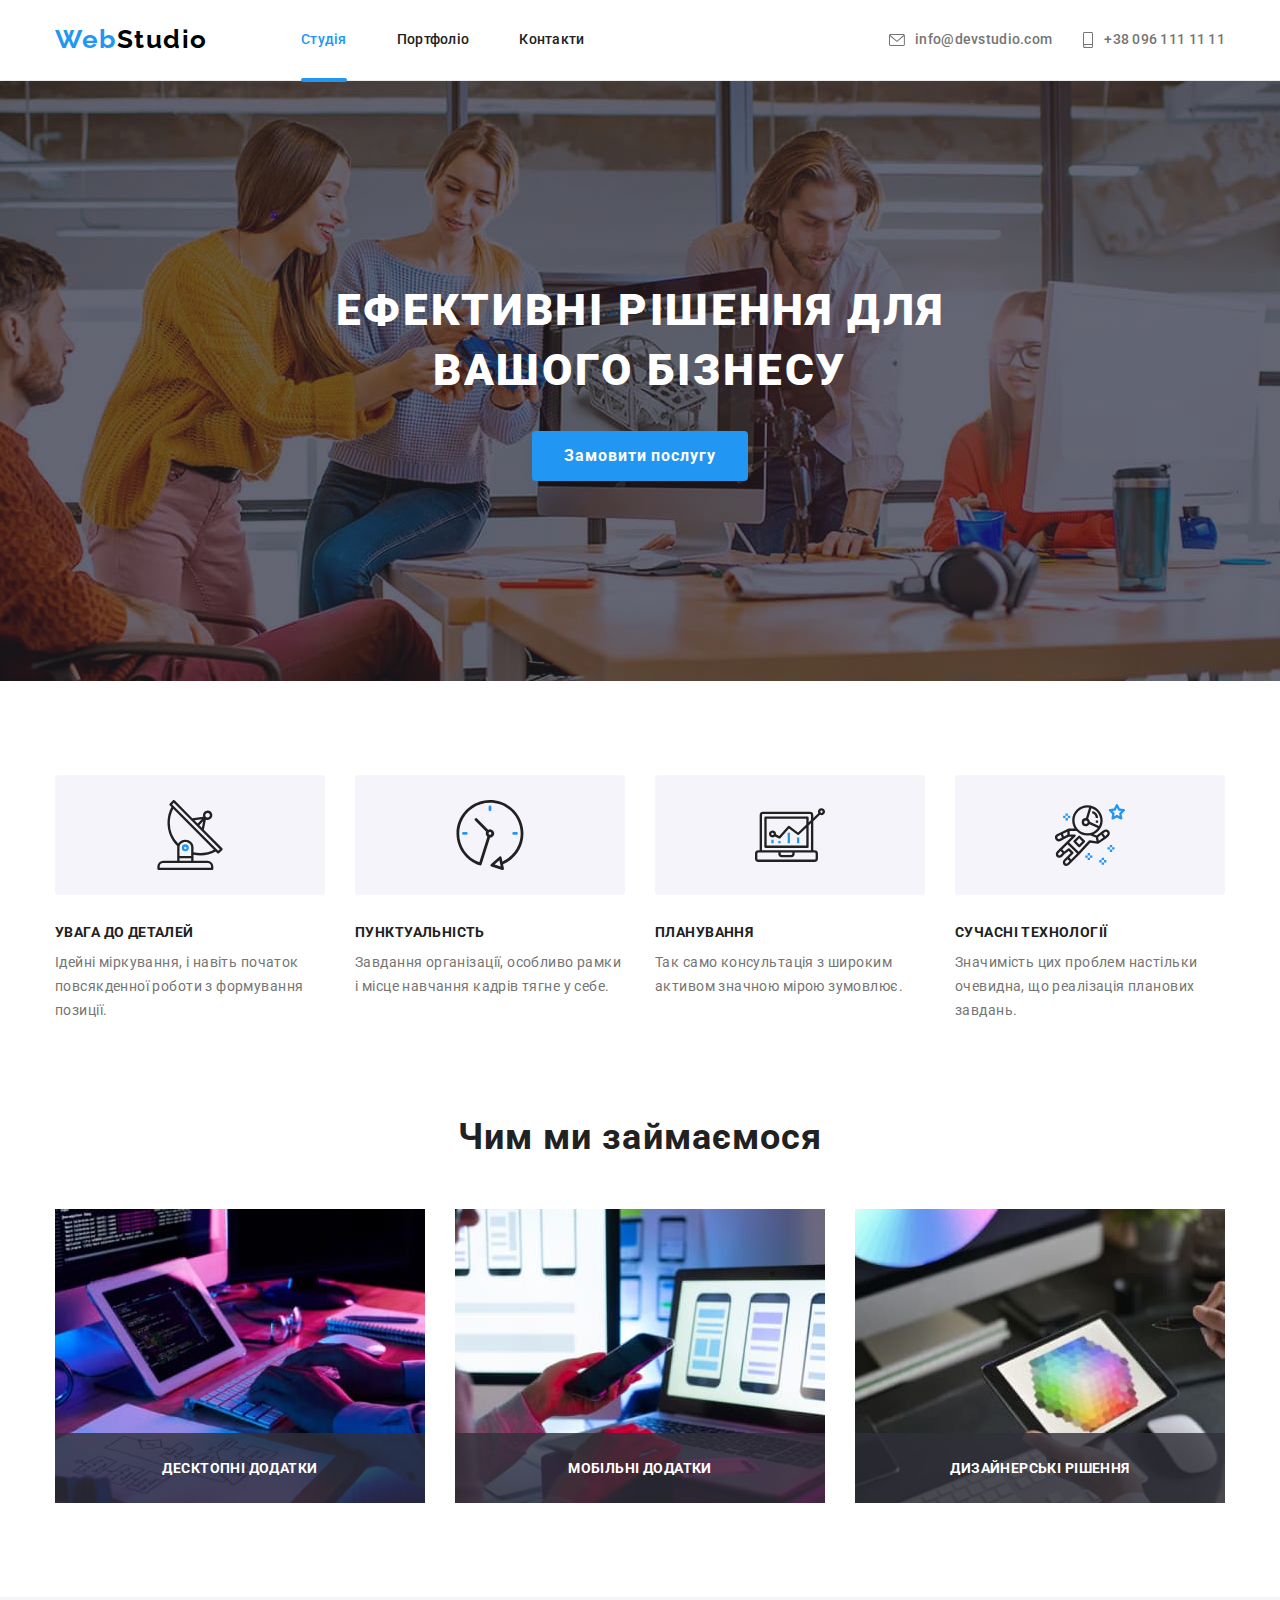
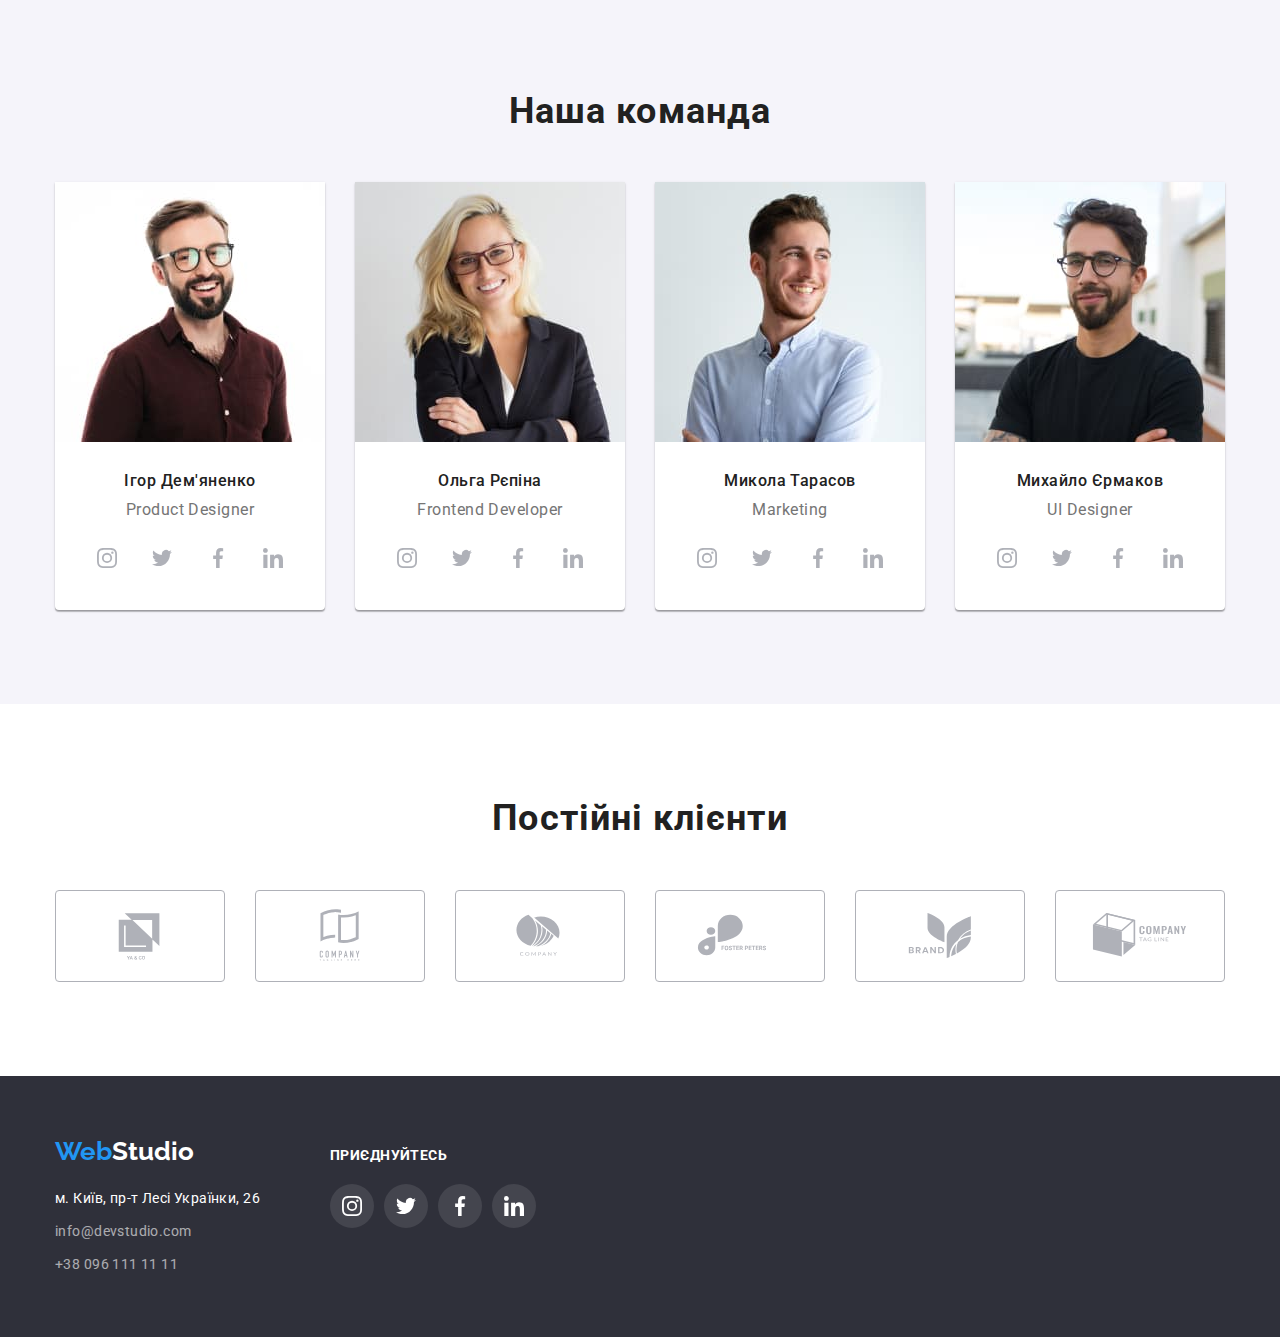
<file: index.html>
<!DOCTYPE html>
<html lang="uk">

<head>
    <meta charset="UTF-8">
    <meta http-equiv="X-UA-Compatible" content="IE=edge">
    <meta name="viewport" content="width=device-width, initial-scale=1.0">
    <title>WebStudio</title>
    <link rel="stylesheet" href="https://cdn.jsdelivr.net/npm/modern-normalize@1.1.0/modern-normalize.css">
    <link rel="preconnect" href="https://fonts.googleapis.com">
    <link rel="preconnect" href="https://fonts.gstatic.com" crossorigin>
    <link
        href="https://fonts.googleapis.com/css2?family=Raleway:wght@700&family=Roboto:wght@400;500;700;900&display=swap"
        rel="stylesheet">
    <link rel="stylesheet" href="./css/styles.css">
    <link rel="stylesheet" href="./css/main.css">
    <link rel="stylesheet" href="./css/modal.css">
</head>

<body>
    <header class="header">
        <div class="container">
            <div class="nav-block">
                <a class="logo-text" href="./index.html"><span class="logo-accent">Web</span>Studio</a>
                <nav>
                    <ul class="nav-list">
                        <li>
                            <a class="navigation active-nav" href="./index.html">Студія</a>
                        </li>
                        <li>
                            <a class="navigation" href="./portfolio.html" target="_self"
                                rel="noopener noreferrer nofollow">Портфоліо</a>
                        </li>
                        <li><a class="navigation" href="">Контакти</a></li>
                    </ul>
                </nav>
                <ul class="contact-list">
                    <li>
                        <a class="contact" href="mailto:info@devstudio.com">
                            <svg class="contact-icon" height="12" width="16">
                                <use href="./img/icons.svg#icon-envelope"></use>
                            </svg>
                            <p>info@devstudio.com</p>
                        </a>
                    </li>
                    <li>
                        <a class="contact" href="tel:+380961111111">
                            <svg class="contact-icon" height="16" width="12">
                                <use href="./img/icons.svg#icon-smartphone"></use>
                            </svg>
                            <p>+38 096 111 11 11</p>
                        </a>
                    </li>
                </ul>
            </div>
        </div>
    </header>
    <main>
        <section class="hero-section overlay">
            <div class="container">
                <h1 class="hero-text">Ефективні рішення для вашого бізнесу</h1>
                <button data-modal-open class="hero-btn" type="button">Замовити послугу</button>
            </div>
        </section>
        <section class="benefits">
            <div class="container">
                <h2 class="visually-hidden">О нас</h2>
                <ul class="benefits-list-container">
                    <li class="benefits-item">
                        <div class="benefits-icon">
                            <svg width="70" height="70">
                                <use href="./img/icons.svg#icon-antenna"></use>
                            </svg>
                        </div>
                        <h3 class=" benefits-list-title">Увага до деталей</h3>
                        <p class="benefits-text">Ідейні міркування, і навіть початок повсякденної роботи з
                            формування позиції.</p>
                    </li>
                    <li class="benefits-item">
                        <div class="benefits-icon">
                            <svg width="70" height="70">
                                <use href="./img/icons.svg#icon-clock"></use>
                            </svg>
                        </div>
                        <h3 class=" benefits-list-title">Пунктуальність</h3>
                        <p class="benefits-text">Завдання організації, особливо рамки і місце навчання
                            кадрів тягне у себе.
                        </p>
                    </li>
                    <li class="benefits-item">
                        <div class="benefits-icon">
                            <svg width="70" height="70">
                                <use href="./img/icons.svg#icon-diagram"></use>
                            </svg>
                        </div>
                        <h3 class=" benefits-list-title">Планування</h3>
                        <p class="benefits-text">Так само консультація з широким активом значною мірою зумовлює.</p>
                    </li>
                    <li class="benefits-item">
                        <div class="benefits-icon">
                            <svg width="70" height="70">
                                <use href="./img/icons.svg#icon-astronaut"></use>
                            </svg>
                        </div>
                        <h3 class=" benefits-list-title">Сучасні технології</h3>
                        <p class="benefits-text">Значимість цих проблем настільки очевидна, що реалізація
                            планових завдань.
                        </p>
                    </li>
                </ul>
            </div>
        </section>
        <section class="actions">
            <div class="container">
                <h2 class="action-title">Чим ми займаємося</h2>
                <ul class="action-list">
                    <li>
                        <div class="action-card">
                            <img src="./img/computer.jpg" alt="Людина друкує на клавіатурі" width="370">
                            <p class="action-text">Десктопні додатки</p>
                        </div>
                    </li>
                    <li>
                        <div class="action-card">
                            <img src="./img/laptop.jpg" alt="Людина працює за ноутбуком" width="370">
                            <p class="action-text">Мобільні додатки</p>
                        </div>
                    </li>
                    <li>
                        <div class="action-card">
                            <img src="./img/tablet.jpg" alt="Планшет" width="370">
                            <p class="action-text">Дизайнерські рішення</p>
                        </div>
                    </li>
                </ul>
            </div>
        </section>
        <section class="team">
            <div class="container">
                <h2 class="team-title">Наша команда</h2>
                <ul class="team-list">
                    <li class="person">
                        <img src="./img/manthree.jpg" alt="Ігор Дем'яненко" width="270">
                        <div class="person-info">
                            <h3 class="team-list-title">Ігор Дем'яненко</h3>
                            <p class="team-list-text">Product Designer</p>
                            <ul class="networks">
                                <li>
                                    <a href="" class="network-item">
                                        <svg class="network-icon" width="20" height="20">
                                            <use href="./img/icons.svg#icon-instagram"></use>
                                        </svg>
                                    </a>
                                </li>
                                <li>
                                    <a href="" class="network-item">
                                        <svg class="network-icon" width="20" height="20">
                                            <use href="./img/icons.svg#icon-twitter"></use>
                                        </svg>
                                    </a>
                                </li>
                                <li>
                                    <a href="" class="network-item">
                                        <svg class="network-icon" width="20" height="20">
                                            <use href="./img/icons.svg#icon-facebook"></use>
                                        </svg>
                                    </a>
                                </li>
                                <li>
                                    <a href="" class="network-item">
                                        <svg class="network-icon" width="20" height="20">
                                            <use href="./img/icons.svg#icon-linkedin"></use>
                                        </svg>
                                    </a>
                                </li>
                            </ul>
                        </div>
                    </li>
                    <li class="person">
                        <img src="./img/woman.jpg" alt="Ольга Рєпіна" width="270">
                        <div class="person-info">
                            <h3 class="team-list-title">Ольга Рєпіна</h3>
                            <p class="team-list-text">Frontend Developer</p>
                            <ul class="networks">
                                <li>
                                    <a href="" class="network-item">
                                        <svg class="network-icon" width="20" height="20">
                                            <use href="./img/icons.svg#icon-instagram"></use>
                                        </svg>
                                    </a>
                                </li>
                                <li>
                                    <a href="" class="network-item">
                                        <svg class="network-icon" width="20" height="20">
                                            <use href="./img/icons.svg#icon-twitter"></use>
                                        </svg>
                                    </a>
                                </li>
                                <li>
                                    <a href="" class="network-item">
                                        <svg class="network-icon" width="20" height="20">
                                            <use href="./img/icons.svg#icon-facebook"></use>
                                        </svg>
                                    </a>
                                </li>
                                <li>
                                    <a href="" class="network-item">
                                        <svg class="network-icon" width="20" height="20">
                                            <use href="./img/icons.svg#icon-linkedin"></use>
                                        </svg>
                                    </a>
                                </li>
                            </ul>
                        </div>
                    </li>
                    <li class="person">
                        <img src="./img/manone.jpg" alt="Микола Тарасов" width="270">
                        <div class="person-info">
                            <h3 class="team-list-title">Микола Тарасов</h3>
                            <p class="team-list-text">Marketing</p>
                            <ul class="networks">
                                <li>
                                    <a href="" class="network-item">
                                        <svg class="network-icon" width="20" height="20">
                                            <use href="./img/icons.svg#icon-instagram"></use>
                                        </svg>
                                    </a>
                                </li>
                                <li>
                                    <a href="" class="network-item">
                                        <svg class="network-icon" width="20" height="20">
                                            <use href="./img/icons.svg#icon-twitter"></use>
                                        </svg>
                                    </a>
                                </li>
                                <li>
                                    <a href="" class="network-item">
                                        <svg class="network-icon" width="20" height="20">
                                            <use href="./img/icons.svg#icon-facebook"></use>
                                        </svg>
                                    </a>
                                </li>
                                <li>
                                    <a href="" class="network-item">
                                        <svg class="network-icon" width="20" height="20">
                                            <use href="./img/icons.svg#icon-linkedin"></use>
                                        </svg>
                                    </a>
                                </li>
                            </ul>
                        </div>
                    </li>
                    <li class="person">
                        <img src="./img/mantwo.jpg" alt="Михайло Єрмаков" width="270">
                        <div class="person-info">
                            <h3 class="team-list-title">Михайло Єрмаков</h3>
                            <p class="team-list-text">UI Designer</p>
                            <ul class="networks">
                                <li>
                                    <a href="" class="network-item">
                                        <svg class="network-icon" width="20" height="20">
                                            <use href="./img/icons.svg#icon-instagram"></use>
                                        </svg>
                                    </a>
                                </li>
                                <li>
                                    <a href="" class="network-item">
                                        <svg class="network-icon" width="20" height="20">
                                            <use href="./img/icons.svg#icon-twitter"></use>
                                        </svg>
                                    </a>
                                </li>
                                <li>
                                    <a href="" class="network-item">
                                        <svg class="network-icon" width="20" height="20">
                                            <use href="./img/icons.svg#icon-facebook"></use>
                                        </svg>
                                    </a>
                                </li>
                                <li>
                                    <a href="" class="network-item">
                                        <svg class="network-icon" width="20" height="20">
                                            <use href="./img/icons.svg#icon-linkedin"></use>
                                        </svg>
                                    </a>
                                </li>
                            </ul>
                        </div>
                    </li>
                </ul>
            </div>
        </section>
        <section class="customer">
            <div class="container">
                <h2 class="customer-title">Постійні клієнти</h2>
                <ul class="customer-list">
                    <li>
                        <a href="" class="customer-link">
                            <svg class="customer-icon" width="106" height="60">
                                <use href="./img/icons.svg#icon-yaco"></use>
                            </svg>
                        </a>
                    </li>
                    <li>
                        <a href="" class="customer-link">
                            <svg class="customer-icon" width="106" height="60">
                                <use href="./img/icons.svg#icon-book"></use>
                            </svg>
                        </a>
                    </li>
                    <li>
                        <a href="" class="customer-link">
                            <svg class="customer-icon" width="106" height="60">
                                <use href="./img/icons.svg#icon-company"></use>
                            </svg>
                        </a>
                    </li>
                    <li>
                        <a href="" class="customer-link">
                            <svg class="customer-icon" width="106" height="60">
                                <use href="./img/icons.svg#icon-foster"></use>
                            </svg>
                        </a>
                    </li>
                    <li>
                        <a href="" class="customer-link">
                            <svg class="customer-icon" width="106" height="60">
                                <use href="./img/icons.svg#icon-brand"></use>
                            </svg>
                        </a>
                    </li>
                    <li>
                        <a href="" class="customer-link">
                            <svg class="customer-icon" width="106" height="60">
                                <use href="./img/icons.svg#icon-tag-line"></use>
                            </svg>
                        </a>
                    </li>
                </ul>
            </div>
        </section>
    </main>
    <footer class="footer">
        <div class="container">
            <div class="footer-container">
                <div class="left">
                    <a class="footer-logo" href="./index.html"><span class="logo-accent">Web</span>Studio</a>
                    <address>
                        <ul>
                            <li class="footer-list-item">
                                <a class="footer-list-link" href="https://goo.gl/maps/CPtrU1FHBa2aNyZL9" target="_blank"
                                    rel="noopener noreferrer nofollow">м. Київ, пр-т Лесі Українки, 26</a>
                            </li>

                            <li class="footer-list-item">
                                <a class="footer-contact footer-list-link"
                                    href="mailto:info@devstudio.com">info@devstudio.com</a>
                            </li>
                            <li class="footer-list-item">
                                <a class="footer-contact footer-list-link" href="tel:+380961111111">+38 096 111 11
                                    11</a>
                            </li>
                        </ul>
                    </address>
                </div>
                <div>
                    <p class="join-title">Приєднуйтесь</p>
                    <ul class="join-list">
                        <li>
                            <a href="" class="join-link">
                                <svg class="join-icon" width="20" height="20">
                                    <use href="./img/icons.svg#icon-instagram"></use>
                                </svg>
                            </a>
                        </li>
                        <li>
                            <a href="" class="join-link">
                                <svg class="join-icon" width="20" height="20">
                                    <use href="./img/icons.svg#icon-twitter"></use>
                                </svg>
                            </a>
                        </li>
                        <li>
                            <a href="" class="join-link">
                                <svg class="join-icon" width="20" height="20">
                                    <use href="./img/icons.svg#icon-facebook"></use>
                                </svg>
                            </a>
                        </li>
                        <li>
                            <a href="" class="join-link">
                                <svg class="join-icon" width="20" height="20">
                                    <use href="./img/icons.svg#icon-linkedin"></use>
                                </svg>
                            </a>
                        </li>
                    </ul>
                </div>
            </div>
        </div>
    </footer>

    <div class="backdrop is-hidden" data-modal>
        <div class="modal">
            <button data-modal-close type="button" class="close-modal">
                <svg class="close-icon" height="18" width="18">
                    <use href="./img/icons.svg#icon-close"></use>
                </svg>
            </button>
        </div>
    </div>

    <script src="./js/modal.js"></script>


    <script>
        const { height: pageHeaderHeight } = document
            .querySelector(".header")
            .getBoundingClientRect();
        document.body.style.paddingTop = `${pageHeaderHeight}px`;

    </script>
</body>

</html>
</file>
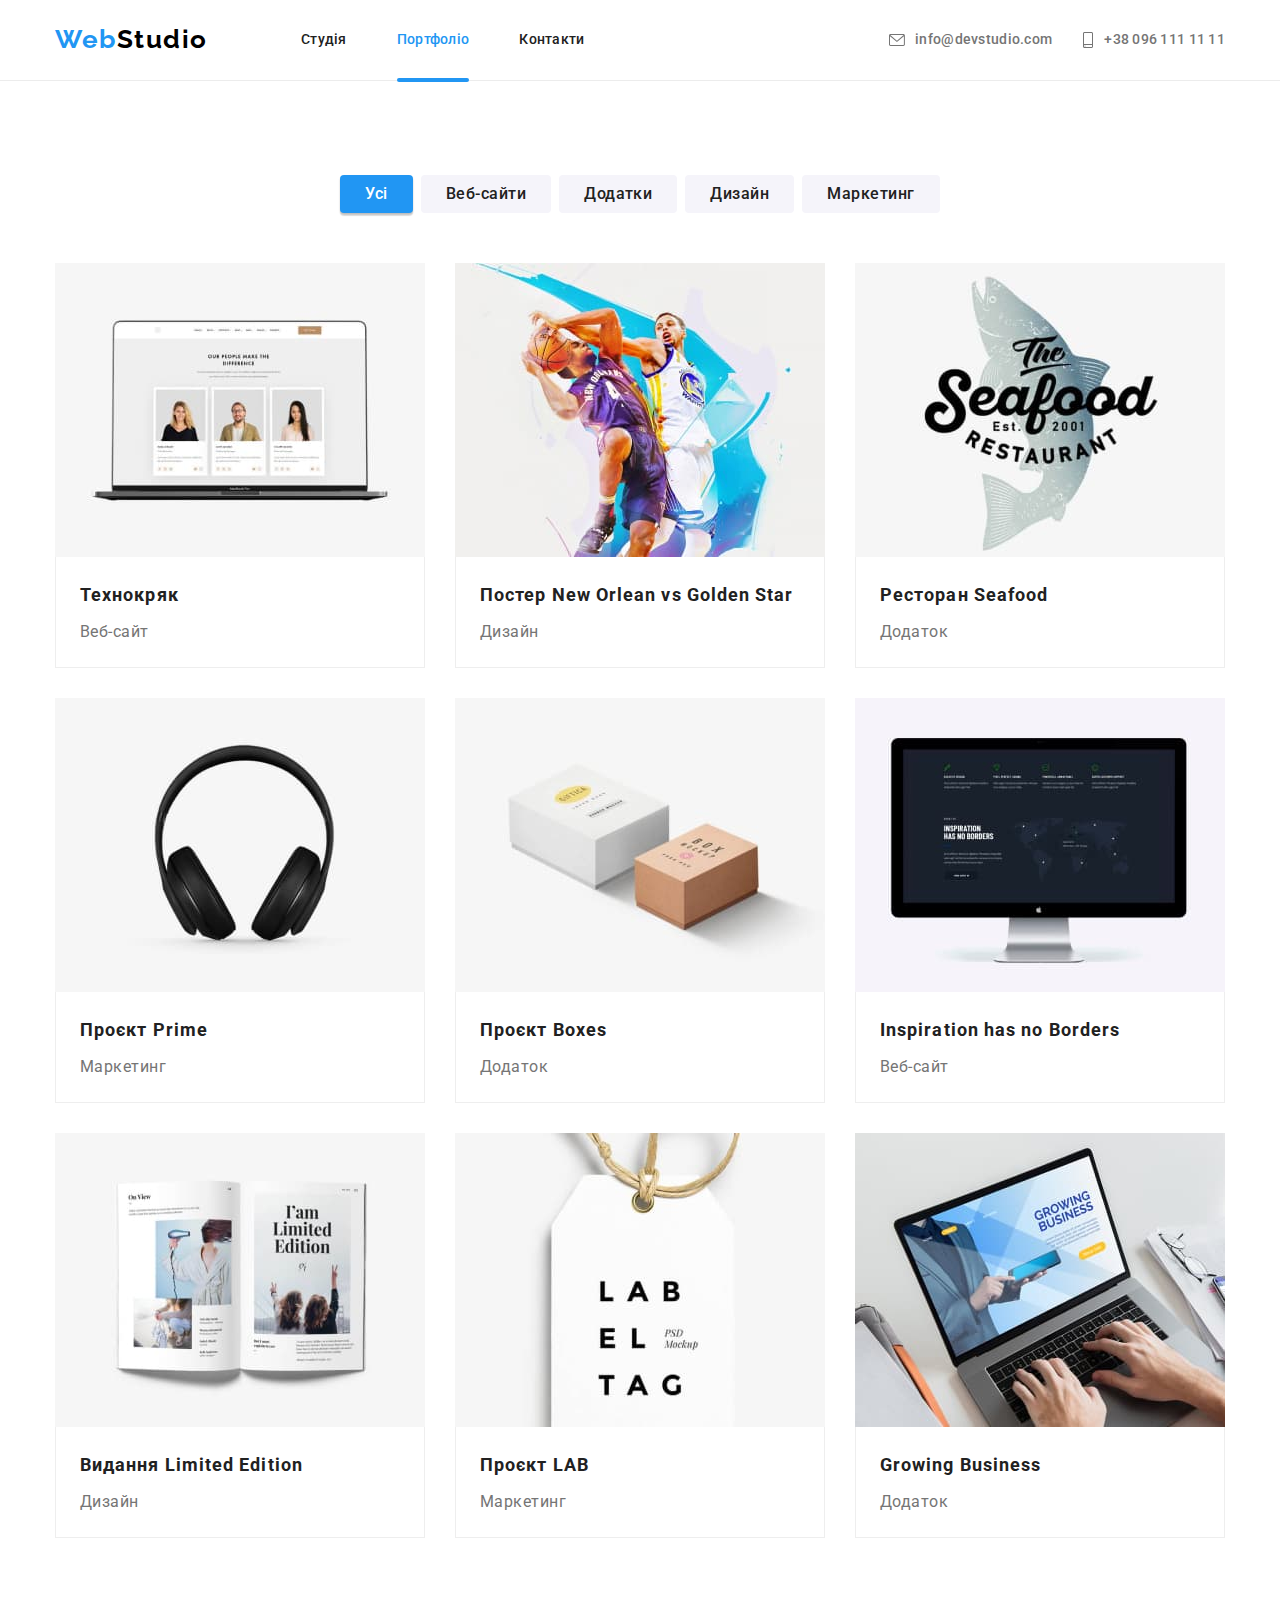
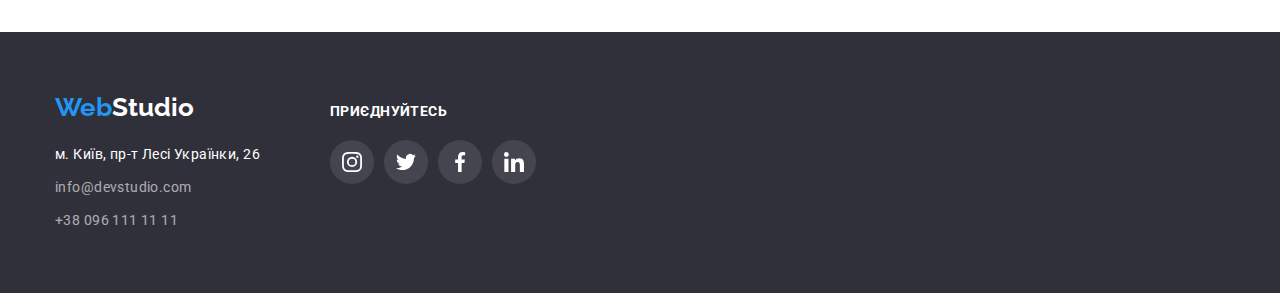
<file: portfolio.html>
<!DOCTYPE html>
<html lang="uk">

<head>
    <meta charset="UTF-8">
    <meta http-equiv="X-UA-Compatible" content="IE=edge">
    <meta name="viewport" content="width=device-width, initial-scale=1.0">
    <title>Portfolio</title>
    <link rel="stylesheet" href="https://cdn.jsdelivr.net/npm/modern-normalize@1.1.0/modern-normalize.css">
    <link rel="preconnect" href="https://fonts.googleapis.com">
    <link rel="preconnect" href="https://fonts.gstatic.com" crossorigin>
    <link
        href="https://fonts.googleapis.com/css2?family=Raleway:wght@700&family=Roboto:wght@400;500;700;900&display=swap"
        rel="stylesheet">
    <link rel="stylesheet" href="./css/styles.css">
    <link rel="stylesheet" href="./css/portfolio.css">
</head>

<body>
    <header class="header">
        <div class="container">
            <div class="nav-block">
                <a class="logo-text" href="./index.html"><span class="logo-accent">Web</span>Studio</a>
                <nav>
                    <ul class="nav-list">
                        <li>
                            <a class="navigation " href="./index.html" target="_self"
                                rel="noopener noreferrer nofollow">Студія</a>
                        </li>
                        <li><a class="navigation active-nav" href="./portfolio.html">Портфоліо</a></li>
                        <li><a class="navigation" href="">Контакти</a></li>
                    </ul>
                </nav>
                <ul class="contact-list">
                    <li>
                        <a class="contact" href="mailto:info@devstudio.com">
                            <svg class="contact-icon" height="12" width="16">
                                <use href="./img/icons.svg#icon-envelope"></use>
                            </svg>
                            <p>info@devstudio.com</p>
                        </a>
                    </li>
                    <li>
                        <a class="contact" href="tel:+380961111111">
                            <svg class="contact-icon" height="16" width="12">
                                <use href="./img/icons.svg#icon-smartphone"></use>
                            </svg>
                            <p>+38 096 111 11 11</p>
                        </a>
                    </li>
                </ul>
            </div>
        </div>
    </header>
    <main>
        <section class="portfolio">
            <div class="container">
                <h1 class="visually-hidden">Portfolio</h1>
                <ul class="menu-list">
                    <li><button class="menu-list-button menu-btn-active" type="button">Усі</button></li>
                    <li><button class="menu-list-button" type="button">Веб-сайти</button></li>
                    <li><button class="menu-list-button" type="button">Додатки</button></li>
                    <li><button class="menu-list-button" type="button">Дизайн</button></li>
                    <li><button class="menu-list-button" type="button">Маркетинг</button></li>
                </ul>
                <ul class="cards-list">
                    <li>
                        <a class="card-link" href="">
                            <div class="card-animation">
                                <img src="./img/img1.jpg" alt="Ноутбук з відкритим вебсайтом" width="370">
                                <p class="animation-text">Ресурс пропонує комплексні пропозиції з різним рівнем
                                    функціоналу та сервісів. Все це дозволить відвідувачу отримати
                                    вичерпні відомості про компанію чи приватну особу.</p>
                            </div>
                            <div class="description">
                                <h2 class="cards-list-title">Технокряк</h2>
                                <p class="card-text">Веб-сайт</p>
                            </div>
                        </a>
                    </li>
                    <li>
                        <a class="card-link" href="">
                            <div class="card-animation">
                                <img src=" ./img/img2.jpg" alt="Два хлопця грають у баскетбол" width="370">
                                <p class="animation-text">Ресурс пропонує комплексні пропозиції з різним рівнем
                                    функціоналу та сервісів. Все це дозволить відвідувачу отримати
                                    вичерпні відомості про компанію чи приватну особу.</p>
                            </div>
                            <div class="description">
                                <h2 class="cards-list-title">Постер New Orlean vs Golden Star</h2>
                                <p class="card-text">Дизайн</p>
                            </div>
                        </a>
                    </li>
                    <li>
                        <a class="card-link" href="">
                            <div class="card-animation">
                                <img src="./img/img3.jpg" alt="Логотип рибного ресторану" width="370">
                                <p class="animation-text">Ресурс пропонує комплексні пропозиції з різним рівнем
                                    функціоналу та сервісів. Все це дозволить відвідувачу отримати
                                    вичерпні відомості про компанію чи приватну особу.</p>
                            </div>
                            <div class="description">
                                <h2 class="cards-list-title">Ресторан Seafood</h2>
                                <p class="card-text">Додаток</p>
                            </div>
                        </a>
                    </li>
                    <li>
                        <a class="card-link" href="">
                            <div class="card-animation">
                                <img src="./img/img4.jpg" alt="Навушники" width="370">
                                <p class="animation-text">Ресурс пропонує комплексні пропозиції з різним рівнем
                                    функціоналу та сервісів. Все це дозволить відвідувачу отримати
                                    вичерпні відомості про компанію чи приватну особу.</p>
                            </div>
                            <div class="description">
                                <h2 class="cards-list-title">Проєкт Prime</h2>
                                <p class="card-text">Маркетинг</p>
                            </div>
                        </a>
                    </li>
                    <li>
                        <a class="card-link" href="">
                            <div class="card-animation">
                                <img src="./img/img5.jpg" alt="Біла і помаранчова коробки" width="370">
                                <p class="animation-text">Ресурс пропонує комплексні пропозиції з різним рівнем
                                    функціоналу та сервісів. Все це дозволить відвідувачу отримати
                                    вичерпні відомості про компанію чи приватну особу.</p>
                            </div>
                            <div class="description">
                                <h2 class="cards-list-title">Проєкт Boxes</h2>
                                <p class="card-text">Додаток</p>
                            </div>
                        </a>
                    </li>
                    <li>
                        <a class="card-link" href="">
                            <div class="card-animation">
                                <img src="./img/img6.jpg" alt="Монітор" width="370">
                                <p class="animation-text">Ресурс пропонує комплексні пропозиції з різним рівнем
                                    функціоналу та сервісів. Все це дозволить відвідувачу отримати
                                    вичерпні відомості про компанію чи приватну особу.</p>
                            </div>
                            <div class="description">
                                <h2 class="cards-list-title">Inspiration has no Borders</h2>
                                <p class="card-text">Веб-сайт</p>
                            </div>
                        </a>
                    </li>
                    <li>
                        <a class="card-link" href="">
                            <div class="card-animation">
                                <img src="./img/img7.jpg" alt="Відкритий журнал" width="370">
                                <p class="animation-text">Ресурс пропонує комплексні пропозиції з різним рівнем
                                    функціоналу та сервісів. Все це дозволить відвідувачу отримати
                                    вичерпні відомості про компанію чи приватну особу.</p>
                            </div>
                            <div class="description">
                                <h2 class="cards-list-title">Видання Limited Edition</h2>
                                <p class="card-text">Дизайн</p>
                            </div>
                        </a>
                    </li>
                    <li>
                        <a class="card-link" href="">
                            <div class="card-animation">
                                <img src="./img/img8.jpg" alt="Ярлик" width="370">
                                <p class="animation-text">Ресурс пропонує комплексні пропозиції з різним рівнем
                                    функціоналу та сервісів. Все це дозволить відвідувачу отримати
                                    вичерпні відомості про компанію чи приватну особу.</p>
                            </div>
                            <div class="description">
                                <h2 class="cards-list-title">Проєкт LAB</h2>
                                <p class="card-text">Маркетинг</p>
                            </div>
                        </a>
                    </li>
                    <li>
                        <a class="card-link" href="">
                            <div class="card-animation">
                                <img src="./img/img9.jpg" alt="Руки друкують на ноутбуці" width="370">
                                <p class="animation-text">Ресурс пропонує комплексні пропозиції з різним рівнем
                                    функціоналу та сервісів. Все це дозволить відвідувачу отримати
                                    вичерпні відомості про компанію чи приватну особу.</p>
                            </div>
                            <div class="description">
                                <h2 class="cards-list-title">Growing Business</h2>
                                <p class="card-text">Додаток</p>
                            </div>
                        </a>
                    </li>
                </ul>
            </div>
        </section>
    </main>
    <footer class="footer">
        <div class="container">
            <div class="footer-container">
                <div class="left">
                    <a class="footer-logo" href="./index.html"><span class="logo-accent">Web</span>Studio</a>
                    <address>
                        <ul>
                            <li class="footer-list-item">
                                <a class="footer-list-link" href="https://goo.gl/maps/CPtrU1FHBa2aNyZL9" target="_blank"
                                    rel="noopener noreferrer nofollow">м. Київ, пр-т Лесі Українки, 26</a>
                            </li>

                            <li class="footer-list-item">
                                <a class="footer-contact footer-list-link"
                                    href="mailto:info@devstudio.com">info@devstudio.com</a>
                            </li>
                            <li class="footer-list-item">
                                <a class="footer-contact footer-list-link" href="tel:+380961111111">+38 096 111 11
                                    11</a>
                            </li>
                        </ul>
                    </address>
                </div>
                <div>
                    <p class="join-title">Приєднуйтесь</p>
                    <ul class="join-list">
                        <li>
                            <a href="" class="join-link">
                                <svg class="join-icon" width="20" height="20">
                                    <use href="./img/icons.svg#icon-instagram"></use>
                                </svg>
                            </a>
                        </li>
                        <li>
                            <a href="" class="join-link">
                                <svg class="join-icon" width="20" height="20">
                                    <use href="./img/icons.svg#icon-twitter"></use>
                                </svg>
                            </a>
                        </li>
                        <li>
                            <a href="" class="join-link">
                                <svg class="join-icon" width="20" height="20">
                                    <use href="./img/icons.svg#icon-facebook"></use>
                                </svg>
                            </a>
                        </li>
                        <li>
                            <a href="" class="join-link">
                                <svg class="join-icon" width="20" height="20">
                                    <use href="./img/icons.svg#icon-linkedin"></use>
                                </svg>
                            </a>
                        </li>
                    </ul>
                </div>
            </div>
        </div>
    </footer>

    <script>
        const { height: pageHeaderHeight } = document
            .querySelector(".header")
            .getBoundingClientRect();
        document.body.style.paddingTop = `${pageHeaderHeight}px`;

    </script>
</body>

</html>
</file>
<file: css/styles.css>
body{
font-family: 'Roboto', sans-serif;
color: var(--main-color);
font-size: 14px;
line-height: 1.36;
}
h1,h3,h2,h4,p{
margin-top: 0;
margin-bottom: 0;
}
img{
    display: block;
    max-width: 100%;
    height: auto;
}
ul{
    padding: 0;
    margin: 0;
     list-style-type: none; 
}
.container{
    width: 1200px;
    margin-left: auto;
    margin-right: auto;
    padding: 0 15px;
}
.visually-hidden {
  position: absolute;
  width: 1px;
  height: 1px;
  margin: -1px;
  border: 0;
  padding: 0;
  white-space: nowrap;
  clip-path: inset(100%);
  clip: rect(0 0 0 0);
  overflow: hidden;
}
header{
    position: fixed;
    top: 0;
    z-index: 2;
    min-height: 80px;
    width: 100%;
    background-color: var(--contrast-color);
    border-bottom:#ececec 1px solid ;
}
.nav-block{
    display: flex;
    align-items: center;
}
.logo-text{
    display: block;
    padding-top: 24px;
    padding-bottom: 25px;
    margin-right: 93px;
    text-align: center;
    font-family: 'Raleway', sans-serif;
    font-style: normal;
    font-weight: 700;
    font-size: 26px;
    line-height: 1.19;
    color: var(--dark-color);
    letter-spacing: 0.06em;
    text-decoration: none;

}
.logo-accent{
    color: var(--accent-color)
}
.nav-list{
    display: flex;
    gap: 50px;
}
.navigation{
    position: relative;
    display: block;
    padding-top: 32px;
    padding-bottom: 32px;
    font-weight: 500;
    line-height: 1.14;
    letter-spacing: 0.02em;
    color:var(--main-color);
    text-decoration: none;
    list-style-type: none;
    transition: color 250ms cubic-bezier(0.4, 0, 0.2, 1);
}
.navigation:hover,
.navigation:focus{
    color: var(--accent-color);
}
.navigation::before{
    content:'';
    position: absolute;
    bottom: -2px;
    left: 0;
    width:100%;
    height: 4px;
    background-color: var(--accent-color);
    border-radius: 2px;
    opacity: 0;
    transition: opacity 250ms cubic-bezier(0.4, 0, 0.2, 1);
}
.navigation:hover::before{
    opacity: 1;
}
.active-nav{
    position: relative;
    color: var(--accent-color);
}
.active-nav::after{
    content: '';
    position: absolute;
    bottom: -2px;
    left: 0;
    width:100%;
    height: 4px;
    background-color: var(--accent-color);
    border-radius: 2px;
}
.contact-list{
    display: flex;
    margin-left: auto;
    gap: 30px;
}
.contact{
    display: block;
    display: flex;
    gap: 10px;
    align-items: center;
    padding-top: 32px;
    padding-bottom: 32px;
    color: var(--pale-color); 
    font-weight: 500;
    line-height: 1.14;
    letter-spacing: 0.02em;
    text-decoration: none;
    transition: color 250ms cubic-bezier(0.4, 0, 0.2, 1);
}
.contact:hover,
.contact:focus{
    color: var(--accent-color);
}
.contact-icon{
    fill: currentColor;
}

.footer{
    padding-top: 60px;
    padding-bottom: 60px;
    background-color: var(--hero-color);
}
.footer-container{
    display: flex;
    gap:70px;
    align-items: baseline;
}
.footer-logo{
    display: block;
    margin-bottom: 20px;
    color: var(--contrast-color);
    font-family: 'Raleway', sans-serif;
    font-weight: 700;
    font-size: 26px;
    line-height: 1.19;
    text-decoration: none;
}
.footer-list-link{
    display: block;
    color: var(--contrast-color);
    font-style: normal;
    line-height: 1.71;
    letter-spacing: 0.03em;
    text-decoration: none;
}
.footer-list-item:not(:last-child){
    margin-bottom: 9px;
}
.footer-contact{
    opacity: .6;
    transition: color 250ms cubic-bezier(0.4, 0, 0.2, 1);
}
.footer-contact:hover,
.footer-contact:focus{
    color: var(--accent-color);
}
.join-title{
    margin-bottom: 20px;
    color: var(--contrast-color);
    font-size: 14px;
    font-weight: 700;
    line-height: 1.14;
    letter-spacing: 0.03em;
    text-transform: uppercase;
}
.join-list{
    display: flex;
    gap: 10px;
}
.join-link{
    display: flex;
    justify-content: center;
    align-items: center;
    padding: 12px;
    background-color: rgba(255, 255, 255, 0.1);
    color: var(--contrast-color);
    border-radius: 50%;
    transition: background-color 250ms cubic-bezier(0.4, 0, 0.2, 1);
}
.join-link:hover,
.join-link:focus{
    background-color: var(--accent-color);
}
.join-icon{
    fill:currentColor;
}
</file>
<file: css/main.css>
:root{
--main-color: #212121;
--accent-color:#2196F3;
--contrast-color: #ffffff;
--pale-color: #757575;
--section-color: #F5F4FA;
--dark-color:#000000;
--hero-color:#2F303A;
}
.hero-section{
    text-align: center;
    padding-top: 200px;
    padding-bottom: 200px;
}
.overlay{
    max-width: 1600px;
    height: 600px;
    margin-left: auto;
    margin-right: auto;
    background-position: center;
    background-color: var(--hero-color);
    background-image: linear-gradient(to right,rgba(47, 48, 58, 0.4),rgba(47, 48, 58, 0.4)), 
    url(../img/hero.jpg);
}
.hero-text{
    max-width: 700px;
    margin: 0 auto 30px;
    font-weight: 900;
    font-size: 44px;
    letter-spacing: 0.06em;
    color: var(--contrast-color);
    text-transform: uppercase;
}
.hero-btn{
    display: inline-block;
    min-width: 216px;
    padding: 10px 32px;
    background-color: var(--accent-color);
    color: var(--contrast-color);
    font-family: inherit;
    font-weight: 700;
    font-size: 16px;
    line-height: 1.88;
    letter-spacing: 0.06em;
    cursor: pointer;
    border-radius: 4px;
    border: none;
    transition: background-color 250ms cubic-bezier(0.4, 0, 0.2, 1);
}
.hero-btn:hover,
.hero-btn:focus{
    background-color: #188CE8;
}
.benefits{
    padding-top: 94px;
    padding-bottom: 94px; 
}
.benefits-list-container{
    display: flex;
    gap: 30px;
}
.benefits-item{
    max-width: 270px;
}
.benefits-icon{
    height: 120px;
    width: 270px;
    display: flex;
    justify-content: center;
    align-items: center;
    margin-bottom: 30px;
    background-color: var(--section-color);
    border-radius: 4px;
}
.benefits-list-title{
    margin-bottom: 10px;
    font-size: 14px;
    line-height: 1.14;
    letter-spacing: 0.03em;
    text-transform: uppercase;
}
.benefits-text{
    color: var(--pale-color);
    line-height: 1.71;
    font-size: 14px;
    letter-spacing: 0.03em;
}
.actions{
    padding-bottom: 94px;
}
.action-title{
    margin-bottom: 50px;
    text-align: center;
    font-size: 36px;
    line-height: 1.16;
    letter-spacing: 0.03em;
}
.action-list{
    display: flex;
    gap: 30px;
}
.action-card{
    position: relative;
}
.action-text{
    position: absolute;
    bottom: 0;
    height: 70px;
    width:100%;
    padding-top: 27px;
    padding-bottom: 27px;
    text-align: center;
    color: var(--contrast-color);
    background: rgba(47, 48, 58, 0.8);
    font-weight: 700;
    font-size: 14px;
    line-height: 1.16;
    letter-spacing: 0.03em;
    text-transform: uppercase;   
}
.team{
    padding-top: 94px;
    padding-bottom: 94px;
    background-color:var(--section-color);
}
.team-title{
    margin-bottom: 50px;
    text-align: center;
    font-size: 36px;  
    line-height: 1.16;
    letter-spacing: 0.03em;
}
.team-list{
    display: flex;
    gap: 30px;
}
.person{
    background-color: var(--contrast-color);
    box-shadow: 0px 1px 3px rgba(0, 0, 0, 0.12), 0px 1px 1px rgba(0, 0, 0, 0.14), 0px 2px 1px rgba(0, 0, 0, 0.2);
    border-radius: 0px 0px 4px 4px;
}
.person-info{
    padding: 30px;
    text-align: center;
}
.team-list-title{
    margin-bottom: 10px;
    font-weight: 500;
    font-size: 16px;
    line-height: 1.18;
    letter-spacing: 0.03em;
}
.team-list-text{
    margin-bottom: 16px;
    color: var(--pale-color);
    font-size: 16px;
    line-height: 1.18;
    letter-spacing: 0.03em;
}
.networks{
    display: flex;
    justify-content: space-between;
}
.network-item{
    display: block;
    display: flex;
    justify-content: center;
    align-items: center;
    width: 44px;
    height: 44px;
    color: #AFB1B8;
    border-radius: 50%;
    transition: color 250ms cubic-bezier(0.4, 0, 0.2, 1), background-color 250ms cubic-bezier(0.4, 0, 0.2, 1);
}
.network-item:hover,
.network-item:focus{
    background-color: var(--accent-color);
    color: var(--contrast-color);
}
.network-icon{
    fill: currentColor;
}
.customer{
    padding-top: 94px;
    padding-bottom: 94px;
}
.customer-title{
    margin-bottom: 50px;
    text-align: center;
    font-size: 36px;  
    line-height: 1.16;
    letter-spacing: 0.03em;
}
.customer-list{
    display: flex;
    justify-content: space-between;
}
.customer-link{
    display: flex;
    justify-content: center;
    align-items: center;
    height: 92px;
    width: 170px;
    color: #AFB1B8;
    border: 1px solid #AFB1B8;
    border-radius: 4px;
    /* transition: color 250ms cubic-bezier(0.4, 0, 0.2, 1), border 250ms cubic-bezier(0.4, 0, 0.2, 1) ; */
    transition-property: color, border;
    transition-duration: 250ms;
    transition-timing-function: cubic-bezier(0.4, 0, 0.2, 1);
}
.customer-link:hover,
.customer-link:focus{
    color: var(--accent-color);
    border: 1px solid var(--accent-color);
}
.customer-icon{
    fill:currentColor;
}
</file>
<file: css/modal.css>
:root{
--main-color: #212121;
--accent-color:#2196F3;
--contrast-color: #ffffff;
--pale-color: #757575;
--section-color: #F5F4FA;
--dark-color:#000000;
--hero-color:#2F303A;
}
.backdrop{
    position: fixed;
    top:0;
    left: 0;
    width: 100%;
    height: 100%;
    z-index: 3;
    background-color: rgba(0, 0, 0, 0.2);
    opacity: 1;
    transition: opacity 250ms cubic-bezier(0.4, 0, 0.2, 1); 
}
.backdrop.is-hidden{
    opacity: 0;
    pointer-events: none;
}
.modal{
    position: absolute;
    left: 50%;
    top: 50%;
    display: flex;
    justify-content: flex-end;
    align-items: flex-start;
    width: 528px;
    height: 571px;
    background-color: var(--contrast-color);
    transform: translate(-50%, -50%);
}
.close-modal{
    display: flex;
    justify-content: center;
    align-items: center;
    height: 30px;
    width: 30px;
    margin-top: 8px;
    margin-right: 8px;
    background-color: var(--contrast-color);
    outline: none;
    border-radius: 50%;
    border: 1px solid rgba(0, 0, 0, 0.1);
    cursor: pointer;
}
</file>
<file: css/portfolio.css>
:root{
--main-color: #212121;
--accent-color:#2196F3;
--contrast-color: #ffffff;
--pale-color: #757575;
--section-color: #F5F4FA;
--dark-color:#000000;
--hero-color:#2F303A;
}
.portfolio{
    padding-top: 94px;
    padding-bottom: 94px;
}
.menu-list{
    display: flex;
    justify-content: center;
    gap: 8px;
    margin-bottom: 50px;
}
.menu-list-button{
    padding: 6px 25px;
    text-align: center;
    background-color: var(--section-color);
    color: var(--main-color);
    font-family: inherit;
    font-weight: 500;
    line-height: 1.62;
    font-size: 16px;
    letter-spacing: 0.03em;
    outline: none;
    border: none;
    cursor: pointer;
    border-radius: 4px;
    transition: color 250ms cubic-bezier(0.4, 0, 0.2, 1), background-color 250ms cubic-bezier(0.4, 0, 0.2, 1), box-shadow 250ms cubic-bezier(0.4, 0, 0.2, 1);
}
.menu-list-button:hover,
.menu-list-button:focus{
    background-color: var(--accent-color);
    color: var(--contrast-color);
    box-shadow: 0px 3px 1px rgba(0, 0, 0, 0.1), 0px 1px 2px rgba(0, 0, 0, 0.08), 0px 2px 2px rgba(0, 0, 0, 0.12);
}
.menu-btn-active{
    margin-left: 0;
    background-color: var(--accent-color);
    color: var(--contrast-color);
    box-shadow: 0px 3px 1px rgba(0, 0, 0, 0.1), 0px 1px 2px rgba(0, 0, 0, 0.08), 0px 2px 2px rgba(0, 0, 0, 0.12);
}
.cards-list{
    display: flex;
    flex-wrap: wrap;
    gap:30px;
}
.card-link{
    display: block;
    text-decoration: none;
    transition: box-shadow 250ms cubic-bezier(0.4, 0, 0.2, 1);
}
.card-link:hover,
.card-link:focus{
    box-shadow: 0px 1px 1px rgba(0, 0, 0, 0.12), 0px 4px 4px rgba(0, 0, 0, 0.06), 1px 4px 6px rgba(0, 0, 0, 0.16);
}
.card-animation{
    position: relative;
    overflow: hidden;
}
.animation-text{
    height: 100%;
    width: 100%;
    position: absolute;
    left:0;
    top: 0;
    padding: 63px 24px;
    color: #FFFFFF;
    background-color: var(--accent-color);
    font-size: 18px;
    line-height: 1.56;
    letter-spacing: 0.03em;
    opacity: 0.9;
    transform: translateY(294px);
    transition: transform 250ms cubic-bezier(0.4, 0, 0.2, 1); 
 }
.card-link:hover .animation-text,
.card-link:focus .animation-text{
    transform: translateY(0);
}
.description{
    padding: 20px 24px;
    border-left: 1px solid #eeeeee;
    border-right: 1px solid #eeeeee;
    border-bottom: 1px solid #eeeeee;
}
.cards-list-title{
    margin-bottom: 4px;
    color: var(--main-color);
    font-size: 18px;
    line-height: 2;
    letter-spacing: 0.06em;
}
.card-text{
    color: var(--pale-color);
    font-size: 16px;
    line-height: 1.88;
    letter-spacing: 0.03em; 
}
</file>
